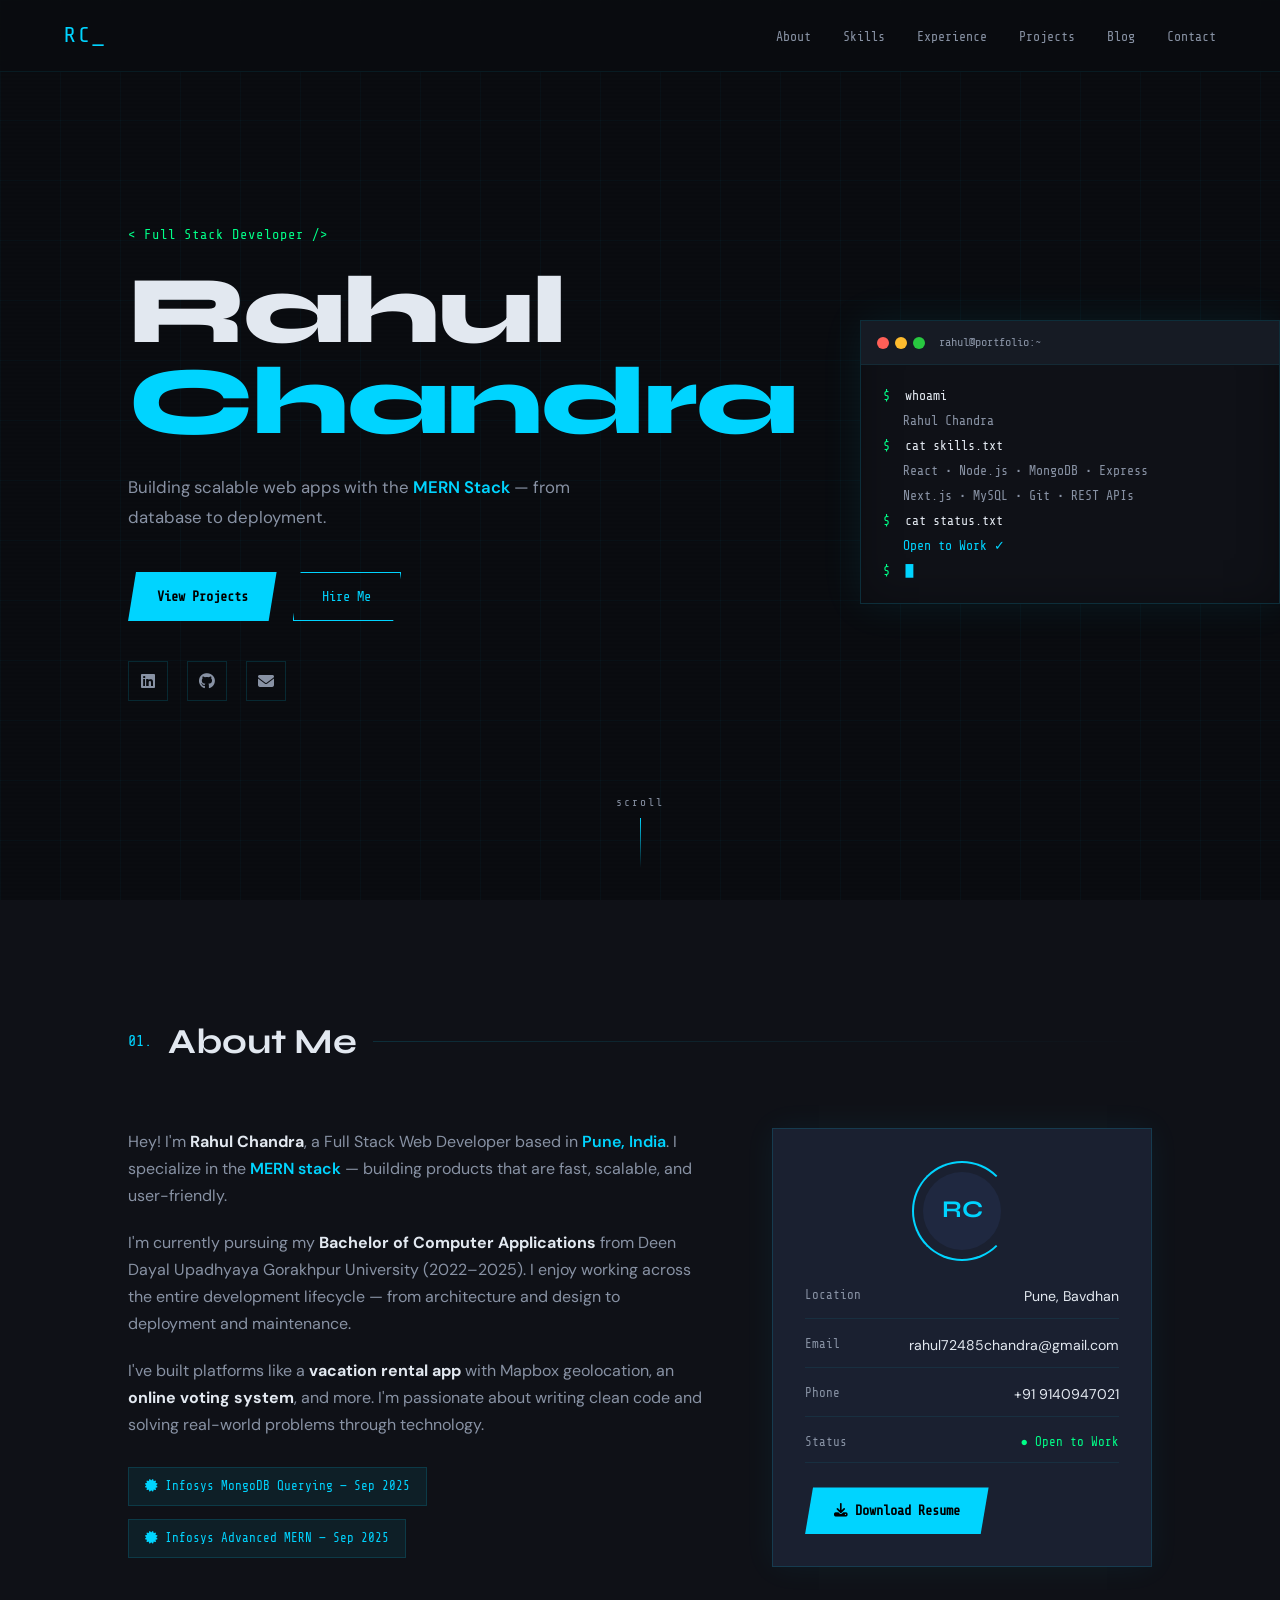
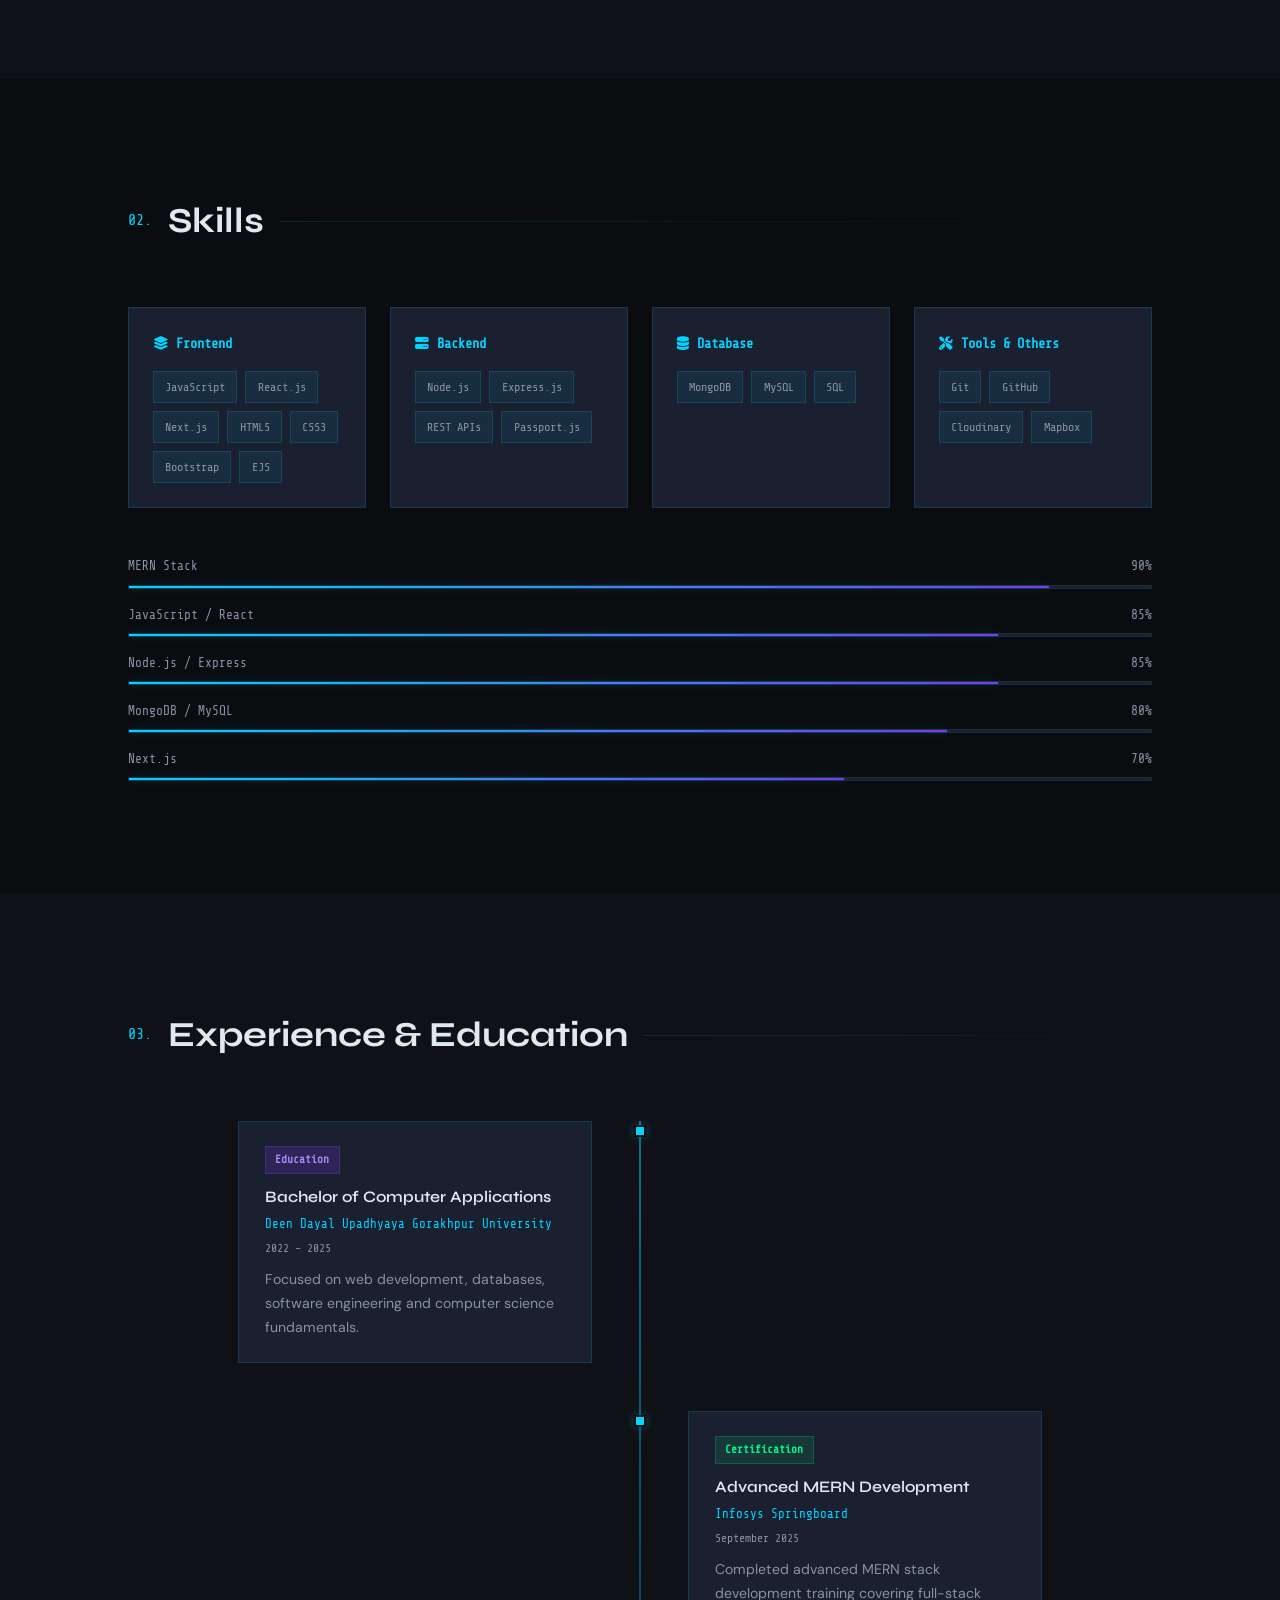
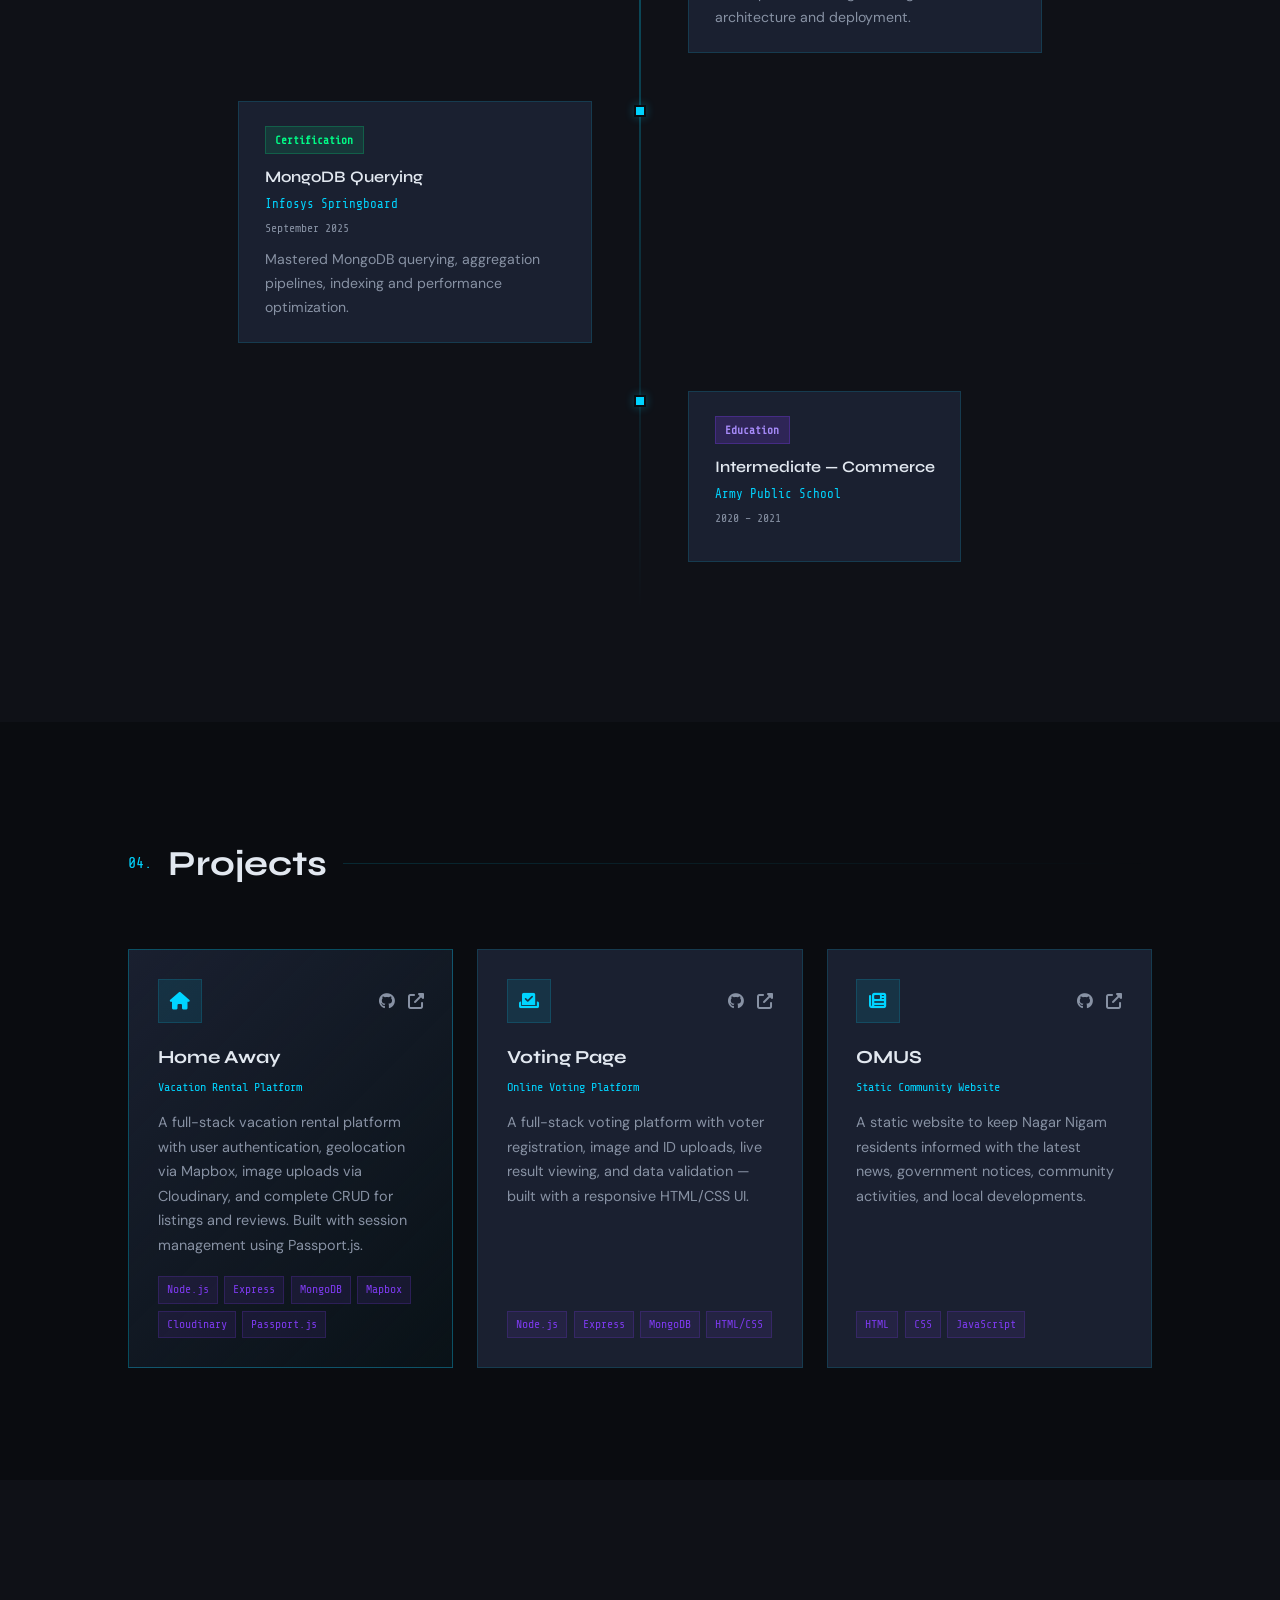
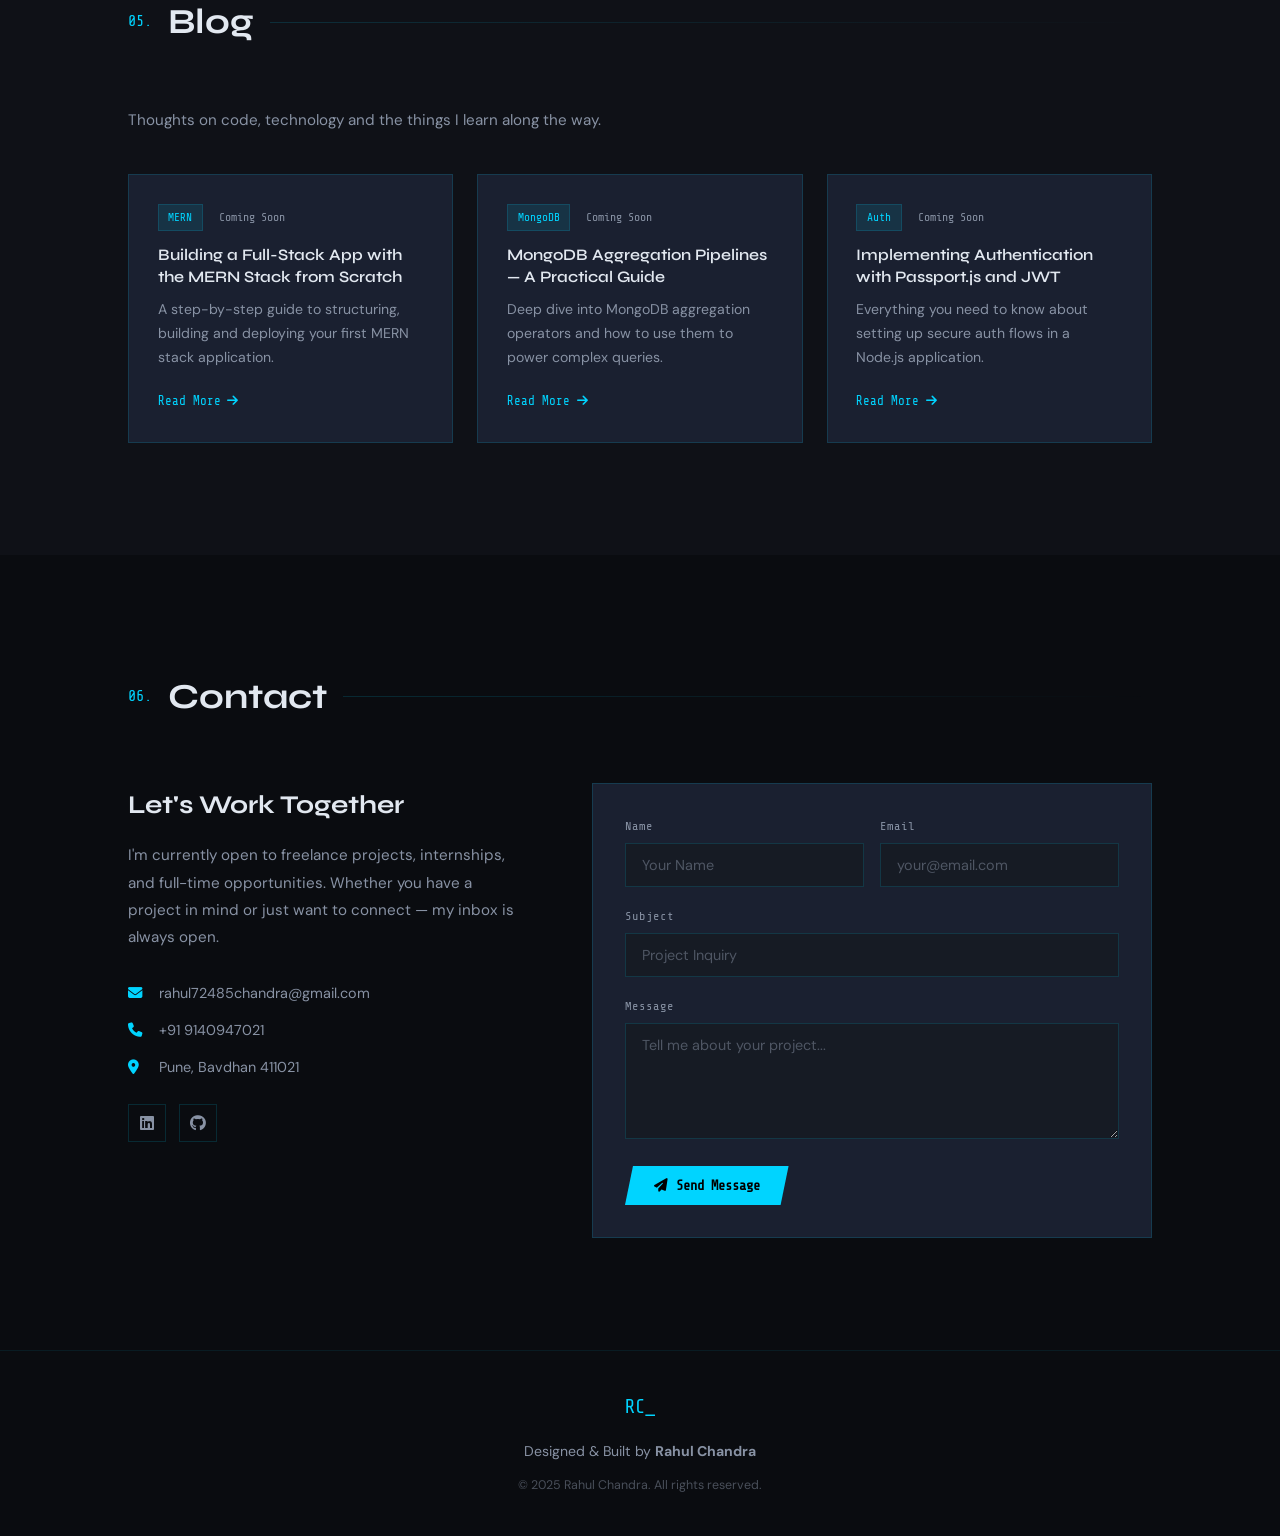
<file: Portfolio/index.html>
<!DOCTYPE html>
<html lang="en">
<head>
  <meta charset="UTF-8" />
  <meta name="viewport" content="width=device-width, initial-scale=1.0"/>
  <title>Rahul Chandra | Full Stack Developer</title>
  <link rel="stylesheet" href="style.css" />
  <link rel="preconnect" href="https://fonts.googleapis.com">
  <link rel="preconnect" href="https://fonts.gstatic.com" crossorigin>
  <link href="https://fonts.googleapis.com/css2?family=Share+Tech+Mono&family=Syne:wght@400;600;700;800&family=DM+Sans:wght@300;400;500&display=swap" rel="stylesheet">
  <link rel="stylesheet" href="https://cdnjs.cloudflare.com/ajax/libs/font-awesome/6.5.0/css/all.min.css"/>
</head>
<body>

  <!-- Scanline overlay -->
  <div class="scanline"></div>
  <!-- Grid bg -->
  <div class="grid-bg"></div>

  <!-- ───── NAV ───── -->
  <nav id="navbar">
    <div class="nav-logo">RC<span class="dot">_</span></div>
    <ul class="nav-links">
      <li><a href="#about">About</a></li>
      <li><a href="#skills">Skills</a></li>
      <li><a href="#experience">Experience</a></li>
      <li><a href="#projects">Projects</a></li>
      <li><a href="#blog">Blog</a></li>
      <li><a href="#contact">Contact</a></li>
    </ul>
    <button class="hamburger" id="hamburger" aria-label="Toggle menu">
      <span></span><span></span><span></span>
    </button>
  </nav>

  <!-- Mobile Menu -->
  <div class="mobile-menu" id="mobileMenu">
    <ul>
      <li><a href="#about" class="mob-link">About</a></li>
      <li><a href="#skills" class="mob-link">Skills</a></li>
      <li><a href="#experience" class="mob-link">Experience</a></li>
      <li><a href="#projects" class="mob-link">Projects</a></li>
      <li><a href="#blog" class="mob-link">Blog</a></li>
      <li><a href="#contact" class="mob-link">Contact</a></li>
    </ul>
  </div>

  <!-- ───── HERO ───── -->
  <section id="hero">
    <div class="hero-content">
      <div class="hero-tag">&lt; Full Stack Developer /&gt;</div>
      <h1 class="hero-name">Rahul<br/><span class="accent">Chandra</span></h1>
      <p class="hero-sub">Building scalable web apps with the <span class="highlight">MERN Stack</span> — from database to deployment.</p>
      <div class="hero-btns">
        <a href="#projects" class="btn-primary">View Projects</a>
        <a href="#contact" class="btn-outline">Hire Me</a>
      </div>
      <div class="hero-socials">
        <a href="https://linkedin.com" target="_blank" aria-label="LinkedIn"><i class="fab fa-linkedin"></i></a>
        <a href="https://github.com" target="_blank" aria-label="GitHub"><i class="fab fa-github"></i></a>
        <a href="mailto:rahul72485chandra@gmail.com" aria-label="Email"><i class="fas fa-envelope"></i></a>
      </div>
    </div>
    <div class="hero-terminal">
      <div class="terminal-bar">
        <span class="t-dot red"></span>
        <span class="t-dot yellow"></span>
        <span class="t-dot green"></span>
        <span class="t-title">rahul@portfolio:~</span>
      </div>
      <div class="terminal-body" id="terminalBody">
        <p><span class="prompt">$</span> whoami</p>
        <p class="t-out">Rahul Chandra</p>
        <p><span class="prompt">$</span> cat skills.txt</p>
        <p class="t-out">React • Node.js • MongoDB • Express</p>
        <p class="t-out">Next.js • MySQL • Git • REST APIs</p>
        <p><span class="prompt">$</span> cat status.txt</p>
        <p class="t-out typed-text"></p>
        <p class="cursor-line"><span class="prompt">$</span> <span class="blink-cursor">█</span></p>
      </div>
    </div>
    <div class="scroll-hint">
      <span>scroll</span>
      <div class="scroll-line"></div>
    </div>
  </section>

  <!-- ───── ABOUT ───── -->
  <section id="about">
    <div class="section-header">
      <span class="section-num">01.</span>
      <h2>About Me</h2>
      <div class="line"></div>
    </div>
    <div class="about-grid">
      <div class="about-text">
        <p>Hey! I'm <strong>Rahul Chandra</strong>, a Full Stack Web Developer based in <span class="highlight">Pune, India</span>. I specialize in the <span class="highlight">MERN stack</span> — building products that are fast, scalable, and user-friendly.</p>
        <p>I'm currently pursuing my <strong>Bachelor of Computer Applications</strong> from Deen Dayal Upadhyaya Gorakhpur University (2022–2025). I enjoy working across the entire development lifecycle — from architecture and design to deployment and maintenance.</p>
        <p>I've built platforms like a <strong>vacation rental app</strong> with Mapbox geolocation, an <strong>online voting system</strong>, and more. I'm passionate about writing clean code and solving real-world problems through technology.</p>
        <div class="about-certs">
          <div class="cert-badge"><i class="fas fa-certificate"></i> Infosys MongoDB Querying — Sep 2025</div>
          <div class="cert-badge"><i class="fas fa-certificate"></i> Infosys Advanced MERN — Sep 2025</div>
        </div>
      </div>
      <div class="about-card">
        <div class="about-avatar">
          <div class="avatar-ring"></div>
          <div class="avatar-inner">RC</div>
        </div>
        <div class="about-meta">
          <div class="meta-item"><span class="meta-label">Location</span><span>Pune, Bavdhan</span></div>
          <div class="meta-item"><span class="meta-label">Email</span><span>rahul72485chandra@gmail.com</span></div>
          <div class="meta-item"><span class="meta-label">Phone</span><span>+91 9140947021</span></div>
          <div class="meta-item"><span class="meta-label">Status</span><span class="status-open">Open to Work</span></div>
        </div>
        <a href="assets/Rahul_Chandra_Resume.pdf" download class="btn-primary" style="margin-top:1.5rem;display:inline-block;">
          <i class="fas fa-download"></i> Download Resume
        </a>
      </div>
    </div>
  </section>

  <!-- ───── SKILLS ───── -->
  <section id="skills">
    <div class="section-header">
      <span class="section-num">02.</span>
      <h2>Skills</h2>
      <div class="line"></div>
    </div>
    <div class="skills-grid">
      <div class="skill-category">
        <h3><i class="fas fa-layer-group"></i> Frontend</h3>
        <div class="skill-tags">
          <span>JavaScript</span><span>React.js</span><span>Next.js</span>
          <span>HTML5</span><span>CSS3</span><span>Bootstrap</span><span>EJS</span>
        </div>
      </div>
      <div class="skill-category">
        <h3><i class="fas fa-server"></i> Backend</h3>
        <div class="skill-tags">
          <span>Node.js</span><span>Express.js</span><span>REST APIs</span>
          <span>Passport.js</span>
        </div>
      </div>
      <div class="skill-category">
        <h3><i class="fas fa-database"></i> Database</h3>
        <div class="skill-tags">
          <span>MongoDB</span><span>MySQL</span><span>SQL</span>
        </div>
      </div>
      <div class="skill-category">
        <h3><i class="fas fa-tools"></i> Tools & Others</h3>
        <div class="skill-tags">
          <span>Git</span><span>GitHub</span><span>Cloudinary</span>
          <span>Mapbox</span>
        </div>
      </div>
    </div>
    <div class="skills-bars">
      <div class="bar-item">
        <div class="bar-label"><span>MERN Stack</span><span>90%</span></div>
        <div class="bar-track"><div class="bar-fill" data-width="90"></div></div>
      </div>
      <div class="bar-item">
        <div class="bar-label"><span>JavaScript / React</span><span>85%</span></div>
        <div class="bar-track"><div class="bar-fill" data-width="85"></div></div>
      </div>
      <div class="bar-item">
        <div class="bar-label"><span>Node.js / Express</span><span>85%</span></div>
        <div class="bar-track"><div class="bar-fill" data-width="85"></div></div>
      </div>
      <div class="bar-item">
        <div class="bar-label"><span>MongoDB / MySQL</span><span>80%</span></div>
        <div class="bar-track"><div class="bar-fill" data-width="80"></div></div>
      </div>
      <div class="bar-item">
        <div class="bar-label"><span>Next.js</span><span>70%</span></div>
        <div class="bar-track"><div class="bar-fill" data-width="70"></div></div>
      </div>
    </div>
  </section>

  <!-- ───── EXPERIENCE ───── -->
  <section id="experience">
    <div class="section-header">
      <span class="section-num">03.</span>
      <h2>Experience &amp; Education</h2>
      <div class="line"></div>
    </div>
    <div class="timeline">

      <div class="timeline-item left">
        <div class="tl-dot"></div>
        <div class="tl-card">
          <span class="tl-type edu">Education</span>
          <h3>Bachelor of Computer Applications</h3>
          <span class="tl-org">Deen Dayal Upadhyaya Gorakhpur University</span>
          <span class="tl-date">2022 – 2025</span>
          <p>Focused on web development, databases, software engineering and computer science fundamentals.</p>
        </div>
      </div>

      <div class="timeline-item right">
        <div class="tl-dot"></div>
        <div class="tl-card">
          <span class="tl-type cert">Certification</span>
          <h3>Advanced MERN Development</h3>
          <span class="tl-org">Infosys Springboard</span>
          <span class="tl-date">September 2025</span>
          <p>Completed advanced MERN stack development training covering full-stack architecture and deployment.</p>
        </div>
      </div>

      <div class="timeline-item left">
        <div class="tl-dot"></div>
        <div class="tl-card">
          <span class="tl-type cert">Certification</span>
          <h3>MongoDB Querying</h3>
          <span class="tl-org">Infosys Springboard</span>
          <span class="tl-date">September 2025</span>
          <p>Mastered MongoDB querying, aggregation pipelines, indexing and performance optimization.</p>
        </div>
      </div>

      <div class="timeline-item right">
        <div class="tl-dot"></div>
        <div class="tl-card">
          <span class="tl-type edu">Education</span>
          <h3>Intermediate — Commerce</h3>
          <span class="tl-org">Army Public School</span>
          <span class="tl-date">2020 – 2021</span>
        </div>
      </div>

    </div>
  </section>

  <!-- ───── PROJECTS ───── -->
  <section id="projects">
    <div class="section-header">
      <span class="section-num">04.</span>
      <h2>Projects</h2>
      <div class="line"></div>
    </div>
    <div class="projects-grid">

      <div class="project-card featured">
        <div class="project-top">
          <span class="project-icon"><i class="fas fa-home"></i></span>
          <div class="project-links">
            <a href="#" title="GitHub"><i class="fab fa-github"></i></a>
            <a href="#" title="Live Demo"><i class="fas fa-external-link-alt"></i></a>
          </div>
        </div>
        <h3>Home Away</h3>
        <p class="project-sub">Vacation Rental Platform</p>
        <p class="project-desc">A full-stack vacation rental platform with user authentication, geolocation via Mapbox, image uploads via Cloudinary, and complete CRUD for listings and reviews. Built with session management using Passport.js.</p>
        <div class="project-tech">
          <span>Node.js</span><span>Express</span><span>MongoDB</span>
          <span>Mapbox</span><span>Cloudinary</span><span>Passport.js</span>
        </div>
      </div>

      <div class="project-card">
        <div class="project-top">
          <span class="project-icon"><i class="fas fa-vote-yea"></i></span>
          <div class="project-links">
            <a href="#" title="GitHub"><i class="fab fa-github"></i></a>
            <a href="#" title="Live Demo"><i class="fas fa-external-link-alt"></i></a>
          </div>
        </div>
        <h3>Voting Page</h3>
        <p class="project-sub">Online Voting Platform</p>
        <p class="project-desc">A full-stack voting platform with voter registration, image and ID uploads, live result viewing, and data validation — built with a responsive HTML/CSS UI.</p>
        <div class="project-tech">
          <span>Node.js</span><span>Express</span><span>MongoDB</span><span>HTML/CSS</span>
        </div>
      </div>

      <div class="project-card">
        <div class="project-top">
          <span class="project-icon"><i class="fas fa-newspaper"></i></span>
          <div class="project-links">
            <a href="#" title="GitHub"><i class="fab fa-github"></i></a>
            <a href="#" title="Live Demo"><i class="fas fa-external-link-alt"></i></a>
          </div>
        </div>
        <h3>OMUS</h3>
        <p class="project-sub">Static Community Website</p>
        <p class="project-desc">A static website to keep Nagar Nigam residents informed with the latest news, government notices, community activities, and local developments.</p>
        <div class="project-tech">
          <span>HTML</span><span>CSS</span><span>JavaScript</span>
        </div>
      </div>

    </div>
  </section>

  <!-- ───── BLOG ───── -->
  <section id="blog">
    <div class="section-header">
      <span class="section-num">05.</span>
      <h2>Blog</h2>
      <div class="line"></div>
    </div>
    <p class="blog-intro">Thoughts on code, technology and the things I learn along the way.</p>
    <div class="blog-grid">
      <article class="blog-card">
        <div class="blog-meta"><span class="blog-tag">MERN</span><span class="blog-date">Coming Soon</span></div>
        <h3>Building a Full-Stack App with the MERN Stack from Scratch</h3>
        <p>A step-by-step guide to structuring, building and deploying your first MERN stack application.</p>
        <a href="#" class="blog-read">Read More <i class="fas fa-arrow-right"></i></a>
      </article>
      <article class="blog-card">
        <div class="blog-meta"><span class="blog-tag">MongoDB</span><span class="blog-date">Coming Soon</span></div>
        <h3>MongoDB Aggregation Pipelines — A Practical Guide</h3>
        <p>Deep dive into MongoDB aggregation operators and how to use them to power complex queries.</p>
        <a href="#" class="blog-read">Read More <i class="fas fa-arrow-right"></i></a>
      </article>
      <article class="blog-card">
        <div class="blog-meta"><span class="blog-tag">Auth</span><span class="blog-date">Coming Soon</span></div>
        <h3>Implementing Authentication with Passport.js and JWT</h3>
        <p>Everything you need to know about setting up secure auth flows in a Node.js application.</p>
        <a href="#" class="blog-read">Read More <i class="fas fa-arrow-right"></i></a>
      </article>
    </div>
  </section>

  <!-- ───── CONTACT ───── -->
  <section id="contact">
    <div class="section-header">
      <span class="section-num">06.</span>
      <h2>Contact</h2>
      <div class="line"></div>
    </div>
    <div class="contact-wrapper">
      <div class="contact-info">
        <h3>Let's Work Together</h3>
        <p>I'm currently open to freelance projects, internships, and full-time opportunities. Whether you have a project in mind or just want to connect — my inbox is always open.</p>
        <div class="contact-items">
          <div class="c-item"><i class="fas fa-envelope"></i><a href="mailto:rahul72485chandra@gmail.com">rahul72485chandra@gmail.com</a></div>
          <div class="c-item"><i class="fas fa-phone"></i><a href="tel:+919140947021">+91 9140947021</a></div>
          <div class="c-item"><i class="fas fa-map-marker-alt"></i><span>Pune, Bavdhan 411021</span></div>
        </div>
        <div class="contact-socials">
          <a href="https://linkedin.com" target="_blank"><i class="fab fa-linkedin"></i></a>
          <a href="https://github.com" target="_blank"><i class="fab fa-github"></i></a>
        </div>
      </div>
      <form class="contact-form" id="contactForm">
        <div class="form-row">
          <div class="form-group">
            <label for="name">Name</label>
            <input type="text" id="name" placeholder="Your Name" required/>
          </div>
          <div class="form-group">
            <label for="email">Email</label>
            <input type="email" id="email" placeholder="your@email.com" required/>
          </div>
        </div>
        <div class="form-group">
          <label for="subject">Subject</label>
          <input type="text" id="subject" placeholder="Project Inquiry"/>
        </div>
        <div class="form-group">
          <label for="message">Message</label>
          <textarea id="message" rows="5" placeholder="Tell me about your project..." required></textarea>
        </div>
        <button type="submit" class="btn-primary">
          <i class="fas fa-paper-plane"></i> Send Message
        </button>
        <div class="form-success" id="formSuccess">✅ Message sent! I'll get back to you soon.</div>
      </form>
    </div>
  </section>

  <!-- ───── FOOTER ───── -->
  <footer>
    <div class="footer-inner">
      <div class="footer-logo">RC<span class="dot">_</span></div>
      <p>Designed &amp; Built by <strong>Rahul Chandra</strong></p>
      <p class="footer-copy">&copy; 2025 Rahul Chandra. All rights reserved.</p>
    </div>
  </footer>

  <script src="main.js"></script>
</body>
</html>
</file>
<file: Portfolio/style.css>
/* ─────────────────────────────────────────
   ROOT VARIABLES
───────────────────────────────────────── */
:root {
  --bg: #0a0c10;
  --bg2: #0f1117;
  --bg3: #161b24;
  --surface: #1a2030;
  --surface2: #1f2840;
  --accent: #00d4ff;
  --accent2: #7c3aed;
  --accent3: #00ff88;
  --text: #e2e8f0;
  --text-dim: #8892a4;
  --border: rgba(0, 212, 255, 0.15);
  --border2: rgba(0, 212, 255, 0.08);
  --glow: rgba(0, 212, 255, 0.3);
  --font-mono: 'Share Tech Mono', monospace;
  --font-head: 'Syne', sans-serif;
  --font-body: 'DM Sans', sans-serif;
  --nav-h: 72px;
}

/* ─────────────────────────────────────────
   RESET & BASE
───────────────────────────────────────── */
*, *::before, *::after { box-sizing: border-box; margin: 0; padding: 0; }

html { scroll-behavior: smooth; scroll-padding-top: var(--nav-h); }

body {
  background: var(--bg);
  color: var(--text);
  font-family: var(--font-body);
  font-size: 16px;
  line-height: 1.7;
  overflow-x: hidden;
}

a { color: inherit; text-decoration: none; }
ul { list-style: none; }
img { max-width: 100%; display: block; }

/* ─────────────────────────────────────────
   BACKGROUND EFFECTS
───────────────────────────────────────── */
.grid-bg {
  position: fixed; top: 0; left: 0; width: 100%; height: 100%;
  pointer-events: none; z-index: 0;
  background-image:
    linear-gradient(rgba(0,212,255,0.03) 1px, transparent 1px),
    linear-gradient(90deg, rgba(0,212,255,0.03) 1px, transparent 1px);
  background-size: 60px 60px;
}

.scanline {
  position: fixed; top: 0; left: 0; width: 100%; height: 100%;
  pointer-events: none; z-index: 1;
  background: repeating-linear-gradient(
    0deg, transparent, transparent 2px,
    rgba(0,0,0,0.03) 2px, rgba(0,0,0,0.03) 4px
  );
}

/* ─────────────────────────────────────────
   NAVBAR
───────────────────────────────────────── */
#navbar {
  position: fixed; top: 0; left: 0; right: 0; z-index: 100;
  height: var(--nav-h);
  display: flex; align-items: center; justify-content: space-between;
  padding: 0 5%;
  background: rgba(10,12,16,0.85);
  backdrop-filter: blur(12px);
  border-bottom: 1px solid var(--border2);
  transition: all 0.3s ease;
}
#navbar.scrolled {
  background: rgba(10,12,16,0.97);
  border-bottom-color: var(--border);
}

.nav-logo {
  font-family: var(--font-mono);
  font-size: 1.4rem;
  color: var(--accent);
  letter-spacing: 2px;
}
.dot { animation: blink 1s step-end infinite; }
@keyframes blink { 50% { opacity: 0; } }

.nav-links {
  display: flex; gap: 2rem; align-items: center;
}
.nav-links a {
  font-family: var(--font-mono);
  font-size: 0.82rem;
  color: var(--text-dim);
  transition: color 0.2s;
  position: relative;
}
.nav-links a::after {
  content: '';
  position: absolute; bottom: -3px; left: 0;
  width: 0; height: 1px;
  background: var(--accent);
  transition: width 0.3s ease;
}
.nav-links a:hover { color: var(--accent); }
.nav-links a:hover::after { width: 100%; }

.hamburger {
  display: none;
  flex-direction: column; gap: 5px;
  background: none; border: none; cursor: pointer; padding: 4px;
}
.hamburger span {
  display: block; width: 24px; height: 2px;
  background: var(--accent);
  transition: all 0.3s;
}
.hamburger.open span:nth-child(1) { transform: rotate(45deg) translate(5px,5px); }
.hamburger.open span:nth-child(2) { opacity: 0; }
.hamburger.open span:nth-child(3) { transform: rotate(-45deg) translate(5px,-5px); }

.mobile-menu {
  display: none;
  position: fixed; top: var(--nav-h); left: 0; right: 0;
  background: rgba(10,12,16,0.98);
  border-bottom: 1px solid var(--border);
  z-index: 99; padding: 1.5rem 5%;
}
.mobile-menu.open { display: block; }
.mobile-menu ul { display: flex; flex-direction: column; gap: 1rem; }
.mobile-menu a {
  font-family: var(--font-mono); font-size: 1rem;
  color: var(--text-dim);
}
.mobile-menu a:hover { color: var(--accent); }

/* ─────────────────────────────────────────
   SECTIONS COMMON
───────────────────────────────────────── */
section {
  position: relative; z-index: 2;
  padding: 7rem 10%;
}
@media (max-width: 768px) { section { padding: 5rem 6%; } }

.section-header {
  display: flex; align-items: center; gap: 1rem;
  margin-bottom: 3.5rem;
}
.section-num {
  font-family: var(--font-mono);
  color: var(--accent); font-size: 0.95rem;
}
.section-header h2 {
  font-family: var(--font-head);
  font-size: clamp(1.6rem, 3vw, 2.2rem);
  font-weight: 700; color: var(--text);
}
.line {
  flex: 1; height: 1px;
  background: linear-gradient(90deg, var(--border), transparent);
}

/* ─────────────────────────────────────────
   BUTTONS
───────────────────────────────────────── */
.btn-primary {
  display: inline-flex; align-items: center; gap: 0.5rem;
  padding: 0.75rem 1.8rem;
  background: var(--accent);
  color: #000; font-weight: 600;
  font-family: var(--font-mono); font-size: 0.85rem;
  border: none; cursor: pointer;
  clip-path: polygon(8px 0%, 100% 0%, calc(100% - 8px) 100%, 0% 100%);
  transition: all 0.2s;
  text-decoration: none;
}
.btn-primary:hover {
  background: #fff;
  box-shadow: 0 0 20px var(--glow);
}

.btn-outline {
  display: inline-flex; align-items: center; gap: 0.5rem;
  padding: 0.75rem 1.8rem;
  background: transparent;
  color: var(--accent);
  font-family: var(--font-mono); font-size: 0.85rem;
  border: 1px solid var(--accent);
  clip-path: polygon(8px 0%, 100% 0%, calc(100% - 8px) 100%, 0% 100%);
  transition: all 0.2s; cursor: pointer;
}
.btn-outline:hover {
  background: rgba(0,212,255,0.1);
  box-shadow: 0 0 20px var(--glow);
}

.accent { color: var(--accent); }
.highlight { color: var(--accent); font-weight: 600; }

/* ─────────────────────────────────────────
   HERO
───────────────────────────────────────── */
#hero {
  min-height: 100vh;
  display: flex; align-items: center;
  padding-top: calc(var(--nav-h) + 4rem);
  gap: 4rem;
}

.hero-content { flex: 1; }

.hero-tag {
  font-family: var(--font-mono);
  font-size: 0.85rem;
  color: var(--accent3);
  margin-bottom: 1.2rem;
  letter-spacing: 1px;
}

.hero-name {
  font-family: var(--font-head);
  font-size: clamp(3rem, 8vw, 6rem);
  font-weight: 800;
  line-height: 0.95;
  color: var(--text);
  margin-bottom: 1.5rem;
  letter-spacing: -2px;
}

.hero-sub {
  font-size: 1.05rem;
  color: var(--text-dim);
  max-width: 480px;
  margin-bottom: 2.5rem;
  line-height: 1.8;
}

.hero-btns {
  display: flex; gap: 1rem; flex-wrap: wrap;
  margin-bottom: 2.5rem;
}

.hero-socials {
  display: flex; gap: 1.2rem;
}
.hero-socials a {
  width: 40px; height: 40px;
  display: flex; align-items: center; justify-content: center;
  border: 1px solid var(--border);
  color: var(--text-dim);
  font-size: 1rem;
  transition: all 0.2s;
}
.hero-socials a:hover {
  border-color: var(--accent);
  color: var(--accent);
  box-shadow: 0 0 12px var(--glow);
}

/* Terminal */
.hero-terminal {
  flex: 0 0 420px; max-width: 420px;
  border: 1px solid var(--border);
  background: var(--bg2);
  box-shadow: 0 0 40px rgba(0,212,255,0.08), inset 0 0 40px rgba(0,0,0,0.3);
  animation: fadeInRight 0.8s ease 0.4s both;
}
@keyframes fadeInRight {
  from { opacity: 0; transform: translateX(40px); }
  to { opacity: 1; transform: translateX(0); }
}

.terminal-bar {
  display: flex; align-items: center; gap: 6px;
  padding: 0.7rem 1rem;
  background: var(--bg3);
  border-bottom: 1px solid var(--border2);
}
.t-dot {
  width: 12px; height: 12px; border-radius: 50%;
}
.t-dot.red { background: #ff5f57; }
.t-dot.yellow { background: #febc2e; }
.t-dot.green { background: #28c840; }
.t-title {
  font-family: var(--font-mono);
  font-size: 0.75rem;
  color: var(--text-dim);
  margin-left: 0.5rem;
}

.terminal-body {
  padding: 1.2rem 1.4rem;
  font-family: var(--font-mono);
  font-size: 0.82rem;
  line-height: 1.9;
  min-height: 200px;
}
.terminal-body p { margin: 0; }
.prompt { color: var(--accent3); margin-right: 0.5rem; }
.t-out { color: var(--text-dim); padding-left: 1.2rem; }
.typed-text { color: var(--accent); padding-left: 1.2rem; }
.blink-cursor { animation: blink 0.8s step-end infinite; color: var(--accent); }

.scroll-hint {
  position: absolute; bottom: 2rem; left: 50%;
  transform: translateX(-50%);
  display: flex; flex-direction: column; align-items: center;
  gap: 0.4rem; z-index: 3;
}
.scroll-hint span {
  font-family: var(--font-mono); font-size: 0.7rem;
  color: var(--text-dim); letter-spacing: 2px;
}
.scroll-line {
  width: 1px; height: 50px;
  background: linear-gradient(var(--accent), transparent);
  animation: scrollPulse 1.8s ease infinite;
}
@keyframes scrollPulse {
  0%,100% { opacity: 1; } 50% { opacity: 0.3; }
}

/* ─────────────────────────────────────────
   ABOUT
───────────────────────────────────────── */
#about { background: var(--bg2); }

.about-grid {
  display: grid;
  grid-template-columns: 1fr 380px;
  gap: 4rem; align-items: start;
}

.about-text p {
  color: var(--text-dim); margin-bottom: 1.2rem; font-size: 1rem;
}
.about-text strong { color: var(--text); }

.about-certs {
  display: flex; flex-wrap: wrap; gap: 0.8rem;
  margin-top: 1.8rem;
}
.cert-badge {
  display: flex; align-items: center; gap: 0.5rem;
  padding: 0.5rem 1rem;
  background: rgba(0,212,255,0.07);
  border: 1px solid var(--border);
  font-family: var(--font-mono); font-size: 0.78rem;
  color: var(--accent);
}

/* About card */
.about-card {
  background: var(--surface);
  border: 1px solid var(--border);
  padding: 2rem;
  box-shadow: 0 0 30px rgba(0,212,255,0.06);
}

.about-avatar {
  position: relative;
  width: 100px; height: 100px;
  margin: 0 auto 1.5rem;
  display: flex; align-items: center; justify-content: center;
}
.avatar-ring {
  position: absolute; inset: 0;
  border: 2px solid var(--accent);
  border-radius: 50%;
  animation: spin 8s linear infinite;
  border-right-color: transparent;
}
@keyframes spin { to { transform: rotate(360deg); } }
.avatar-inner {
  width: 78px; height: 78px;
  background: var(--surface2);
  border-radius: 50%;
  display: flex; align-items: center; justify-content: center;
  font-family: var(--font-head); font-size: 1.5rem; font-weight: 700;
  color: var(--accent);
}

.about-meta { display: flex; flex-direction: column; gap: 0.9rem; }
.meta-item {
  display: flex; justify-content: space-between;
  padding-bottom: 0.6rem;
  border-bottom: 1px solid var(--border2);
  font-size: 0.88rem;
}
.meta-label { color: var(--text-dim); font-family: var(--font-mono); font-size: 0.78rem; }
.status-open {
  color: var(--accent3);
  font-family: var(--font-mono); font-size: 0.78rem;
}
.status-open::before {
  content: '● ';
  animation: blink 1.2s step-end infinite;
}

/* ─────────────────────────────────────────
   SKILLS
───────────────────────────────────────── */
.skills-grid {
  display: grid;
  grid-template-columns: repeat(auto-fit, minmax(220px, 1fr));
  gap: 1.5rem; margin-bottom: 3rem;
}

.skill-category {
  background: var(--surface);
  border: 1px solid var(--border);
  padding: 1.5rem;
  transition: transform 0.3s, box-shadow 0.3s;
}
.skill-category:hover {
  transform: translateY(-4px);
  box-shadow: 0 8px 30px rgba(0,212,255,0.1);
  border-color: rgba(0,212,255,0.3);
}
.skill-category h3 {
  font-family: var(--font-mono); font-size: 0.85rem;
  color: var(--accent); margin-bottom: 1rem;
  display: flex; align-items: center; gap: 0.5rem;
}

.skill-tags { display: flex; flex-wrap: wrap; gap: 0.5rem; }
.skill-tags span {
  padding: 0.3rem 0.7rem;
  background: rgba(0,212,255,0.07);
  border: 1px solid var(--border);
  font-family: var(--font-mono); font-size: 0.75rem;
  color: var(--text-dim);
  transition: all 0.2s;
}
.skill-tags span:hover {
  background: rgba(0,212,255,0.15);
  color: var(--accent);
  border-color: var(--accent);
}

/* Skill bars */
.skills-bars { display: flex; flex-direction: column; gap: 1rem; }
.bar-item {}
.bar-label {
  display: flex; justify-content: space-between;
  font-family: var(--font-mono); font-size: 0.8rem;
  color: var(--text-dim); margin-bottom: 0.4rem;
}
.bar-track {
  height: 4px; background: var(--surface);
  border: 1px solid var(--border2);
}
.bar-fill {
  height: 100%; width: 0%;
  background: linear-gradient(90deg, var(--accent), var(--accent2));
  transition: width 1.2s cubic-bezier(0.4,0,0.2,1);
  box-shadow: 0 0 8px var(--glow);
}

/* ─────────────────────────────────────────
   EXPERIENCE / TIMELINE
───────────────────────────────────────── */
#experience { background: var(--bg2); }

.timeline {
  position: relative;
  max-width: 900px; margin: 0 auto;
}
.timeline::before {
  content: '';
  position: absolute;
  left: 50%; top: 0; bottom: 0;
  width: 1px;
  background: linear-gradient(var(--accent), transparent);
  transform: translateX(-50%);
}

.timeline-item {
  display: flex; width: 50%;
  padding: 0 3rem 3rem;
  position: relative;
}
.timeline-item.left { justify-content: flex-end; padding-right: 3rem; }
.timeline-item.right { margin-left: 50%; padding-left: 3rem; }

.tl-dot {
  position: absolute;
  width: 12px; height: 12px;
  background: var(--accent);
  border: 2px solid var(--bg);
  box-shadow: 0 0 10px var(--glow);
  top: 4px;
}
.timeline-item.left .tl-dot { right: -6px; }
.timeline-item.right .tl-dot { left: -6px; }

.tl-card {
  background: var(--surface);
  border: 1px solid var(--border);
  padding: 1.4rem 1.6rem;
  max-width: 380px;
  transition: box-shadow 0.3s;
}
.tl-card:hover { box-shadow: 0 4px 25px rgba(0,212,255,0.1); }

.tl-type {
  font-family: var(--font-mono); font-size: 0.7rem;
  padding: 0.2rem 0.6rem;
  display: inline-block; margin-bottom: 0.6rem;
  font-weight: 600;
}
.tl-type.edu { background: rgba(124,58,237,0.2); color: #a78bfa; border: 1px solid rgba(124,58,237,0.3); }
.tl-type.cert { background: rgba(0,255,136,0.1); color: var(--accent3); border: 1px solid rgba(0,255,136,0.2); }
.tl-type.work { background: rgba(0,212,255,0.1); color: var(--accent); border: 1px solid var(--border); }

.tl-card h3 {
  font-family: var(--font-head); font-weight: 600;
  font-size: 1rem; color: var(--text); margin-bottom: 0.2rem;
}
.tl-org { 
  font-family: var(--font-mono); font-size: 0.78rem;
  color: var(--accent); display: block; margin-bottom: 0.25rem;
}
.tl-date {
  font-family: var(--font-mono); font-size: 0.72rem;
  color: var(--text-dim); display: block; margin-bottom: 0.6rem;
}
.tl-card p { font-size: 0.88rem; color: var(--text-dim); }

/* ─────────────────────────────────────────
   PROJECTS
───────────────────────────────────────── */
.projects-grid {
  display: grid;
  grid-template-columns: repeat(auto-fit, minmax(280px, 1fr));
  gap: 1.5rem;
}

.project-card {
  background: var(--surface);
  border: 1px solid var(--border);
  padding: 1.8rem;
  display: flex; flex-direction: column;
  transition: all 0.3s;
  position: relative;
}
.project-card::before {
  content: '';
  position: absolute; top: 0; left: 0;
  width: 0; height: 2px;
  background: linear-gradient(90deg, var(--accent), var(--accent2));
  transition: width 0.4s ease;
}
.project-card:hover::before { width: 100%; }
.project-card:hover {
  transform: translateY(-6px);
  box-shadow: 0 12px 40px rgba(0,212,255,0.12);
  border-color: rgba(0,212,255,0.3);
}

.project-card.featured {
  border-color: rgba(0,212,255,0.3);
  background: linear-gradient(135deg, var(--surface), rgba(0,212,255,0.03));
}

.project-top {
  display: flex; justify-content: space-between;
  align-items: center; margin-bottom: 1.2rem;
}
.project-icon {
  width: 44px; height: 44px;
  display: flex; align-items: center; justify-content: center;
  background: rgba(0,212,255,0.1);
  border: 1px solid var(--border);
  color: var(--accent); font-size: 1.1rem;
}
.project-links { display: flex; gap: 0.8rem; }
.project-links a {
  color: var(--text-dim); font-size: 1rem;
  transition: color 0.2s;
}
.project-links a:hover { color: var(--accent); }

.project-card h3 {
  font-family: var(--font-head); font-weight: 700;
  font-size: 1.15rem; color: var(--text);
  margin-bottom: 0.2rem;
}
.project-sub {
  font-family: var(--font-mono); font-size: 0.75rem;
  color: var(--accent); margin-bottom: 0.8rem;
}
.project-desc {
  font-size: 0.9rem; color: var(--text-dim);
  line-height: 1.7; flex: 1; margin-bottom: 1.2rem;
}
.project-tech { display: flex; flex-wrap: wrap; gap: 0.4rem; margin-top: auto; }
.project-tech span {
  font-family: var(--font-mono); font-size: 0.72rem;
  color: var(--accent2);
  background: rgba(124,58,237,0.1);
  border: 1px solid rgba(124,58,237,0.2);
  padding: 0.2rem 0.5rem;
}

/* ─────────────────────────────────────────
   BLOG
───────────────────────────────────────── */
#blog { background: var(--bg2); }

.blog-intro {
  color: var(--text-dim); max-width: 500px;
  margin-bottom: 2.5rem; font-size: 0.95rem;
}

.blog-grid {
  display: grid;
  grid-template-columns: repeat(auto-fit, minmax(280px, 1fr));
  gap: 1.5rem;
}

.blog-card {
  background: var(--surface);
  border: 1px solid var(--border);
  padding: 1.8rem;
  transition: all 0.3s;
}
.blog-card:hover {
  border-color: rgba(0,212,255,0.3);
  transform: translateY(-4px);
  box-shadow: 0 8px 30px rgba(0,212,255,0.08);
}

.blog-meta {
  display: flex; align-items: center; gap: 1rem;
  margin-bottom: 0.8rem;
}
.blog-tag {
  font-family: var(--font-mono); font-size: 0.7rem;
  padding: 0.2rem 0.6rem;
  background: rgba(0,212,255,0.1);
  border: 1px solid var(--border);
  color: var(--accent);
}
.blog-date {
  font-family: var(--font-mono); font-size: 0.72rem;
  color: var(--text-dim);
}
.blog-card h3 {
  font-family: var(--font-head); font-weight: 600;
  font-size: 1rem; color: var(--text);
  margin-bottom: 0.6rem; line-height: 1.4;
}
.blog-card p { font-size: 0.88rem; color: var(--text-dim); margin-bottom: 1rem; }
.blog-read {
  font-family: var(--font-mono); font-size: 0.78rem;
  color: var(--accent); display: inline-flex;
  align-items: center; gap: 0.4rem;
  transition: gap 0.2s;
}
.blog-read:hover { gap: 0.7rem; }

/* ─────────────────────────────────────────
   CONTACT
───────────────────────────────────────── */
.contact-wrapper {
  display: grid;
  grid-template-columns: 1fr 1.4fr;
  gap: 4rem; align-items: start;
}

.contact-info h3 {
  font-family: var(--font-head); font-weight: 700;
  font-size: 1.6rem; color: var(--text);
  margin-bottom: 1rem;
}
.contact-info > p {
  color: var(--text-dim); font-size: 0.95rem;
  margin-bottom: 1.8rem; line-height: 1.8;
}

.contact-items { display: flex; flex-direction: column; gap: 0.8rem; margin-bottom: 1.5rem; }
.c-item {
  display: flex; align-items: center; gap: 0.8rem;
  font-size: 0.9rem; color: var(--text-dim);
}
.c-item i { color: var(--accent); width: 18px; }
.c-item a { color: var(--text-dim); transition: color 0.2s; }
.c-item a:hover { color: var(--accent); }

.contact-socials { display: flex; gap: 0.8rem; }
.contact-socials a {
  width: 38px; height: 38px;
  border: 1px solid var(--border);
  display: flex; align-items: center; justify-content: center;
  color: var(--text-dim); font-size: 1rem;
  transition: all 0.2s;
}
.contact-socials a:hover {
  border-color: var(--accent); color: var(--accent);
  box-shadow: 0 0 10px var(--glow);
}

/* Form */
.contact-form {
  background: var(--surface);
  border: 1px solid var(--border);
  padding: 2rem;
}

.form-row {
  display: grid; grid-template-columns: 1fr 1fr; gap: 1rem;
}
.form-group { margin-bottom: 1.2rem; }
.form-group label {
  display: block;
  font-family: var(--font-mono); font-size: 0.75rem;
  color: var(--text-dim); margin-bottom: 0.4rem;
  letter-spacing: 1px;
}
.form-group input,
.form-group textarea {
  width: 100%;
  background: var(--bg3);
  border: 1px solid var(--border);
  color: var(--text);
  padding: 0.75rem 1rem;
  font-family: var(--font-body); font-size: 0.9rem;
  outline: none;
  transition: border-color 0.2s, box-shadow 0.2s;
  resize: vertical;
}
.form-group input:focus,
.form-group textarea:focus {
  border-color: var(--accent);
  box-shadow: 0 0 0 2px rgba(0,212,255,0.1);
}
.form-group input::placeholder,
.form-group textarea::placeholder {
  color: rgba(136,146,164,0.5);
}

.form-success {
  display: none; margin-top: 1rem;
  padding: 0.75rem 1rem;
  background: rgba(0,255,136,0.1);
  border: 1px solid rgba(0,255,136,0.3);
  color: var(--accent3);
  font-family: var(--font-mono); font-size: 0.82rem;
}

/* ─────────────────────────────────────────
   FOOTER
───────────────────────────────────────── */
footer {
  position: relative; z-index: 2;
  border-top: 1px solid var(--border2);
  padding: 2.5rem 10%;
  background: var(--bg);
  text-align: center;
}
.footer-inner { display: flex; flex-direction: column; align-items: center; gap: 0.5rem; }
.footer-logo {
  font-family: var(--font-mono); font-size: 1.2rem;
  color: var(--accent); margin-bottom: 0.5rem;
}
footer p { font-size: 0.88rem; color: var(--text-dim); }
.footer-copy { font-size: 0.78rem; color: rgba(136,146,164,0.5); margin-top: 0.2rem; }

/* ─────────────────────────────────────────
   ANIMATIONS - fade in on scroll
───────────────────────────────────────── */
.reveal {
  opacity: 0;
  transform: translateY(30px);
  transition: opacity 0.7s ease, transform 0.7s ease;
}
.reveal.visible {
  opacity: 1; transform: translateY(0);
}

/* ─────────────────────────────────────────
   RESPONSIVE
───────────────────────────────────────── */
@media (max-width: 1024px) {
  #hero { flex-direction: column; gap: 3rem; padding-top: calc(var(--nav-h) + 3rem); }
  .hero-terminal { flex: none; max-width: 100%; width: 100%; }
  .about-grid { grid-template-columns: 1fr; }
  .about-card { max-width: 420px; }
  .timeline::before { left: 20px; }
  .timeline-item { width: 100%; margin-left: 0 !important; padding-left: 4rem !important; padding-right: 0 !important; justify-content: flex-start !important; }
  .tl-dot { left: 14px !important; right: auto !important; }
  .contact-wrapper { grid-template-columns: 1fr; }
}

@media (max-width: 768px) {
  .nav-links { display: none; }
  .hamburger { display: flex; }
  .hero-name { font-size: clamp(2.5rem, 10vw, 4rem); }
  .form-row { grid-template-columns: 1fr; }
  section { padding: 4rem 5%; }
}
</file>
